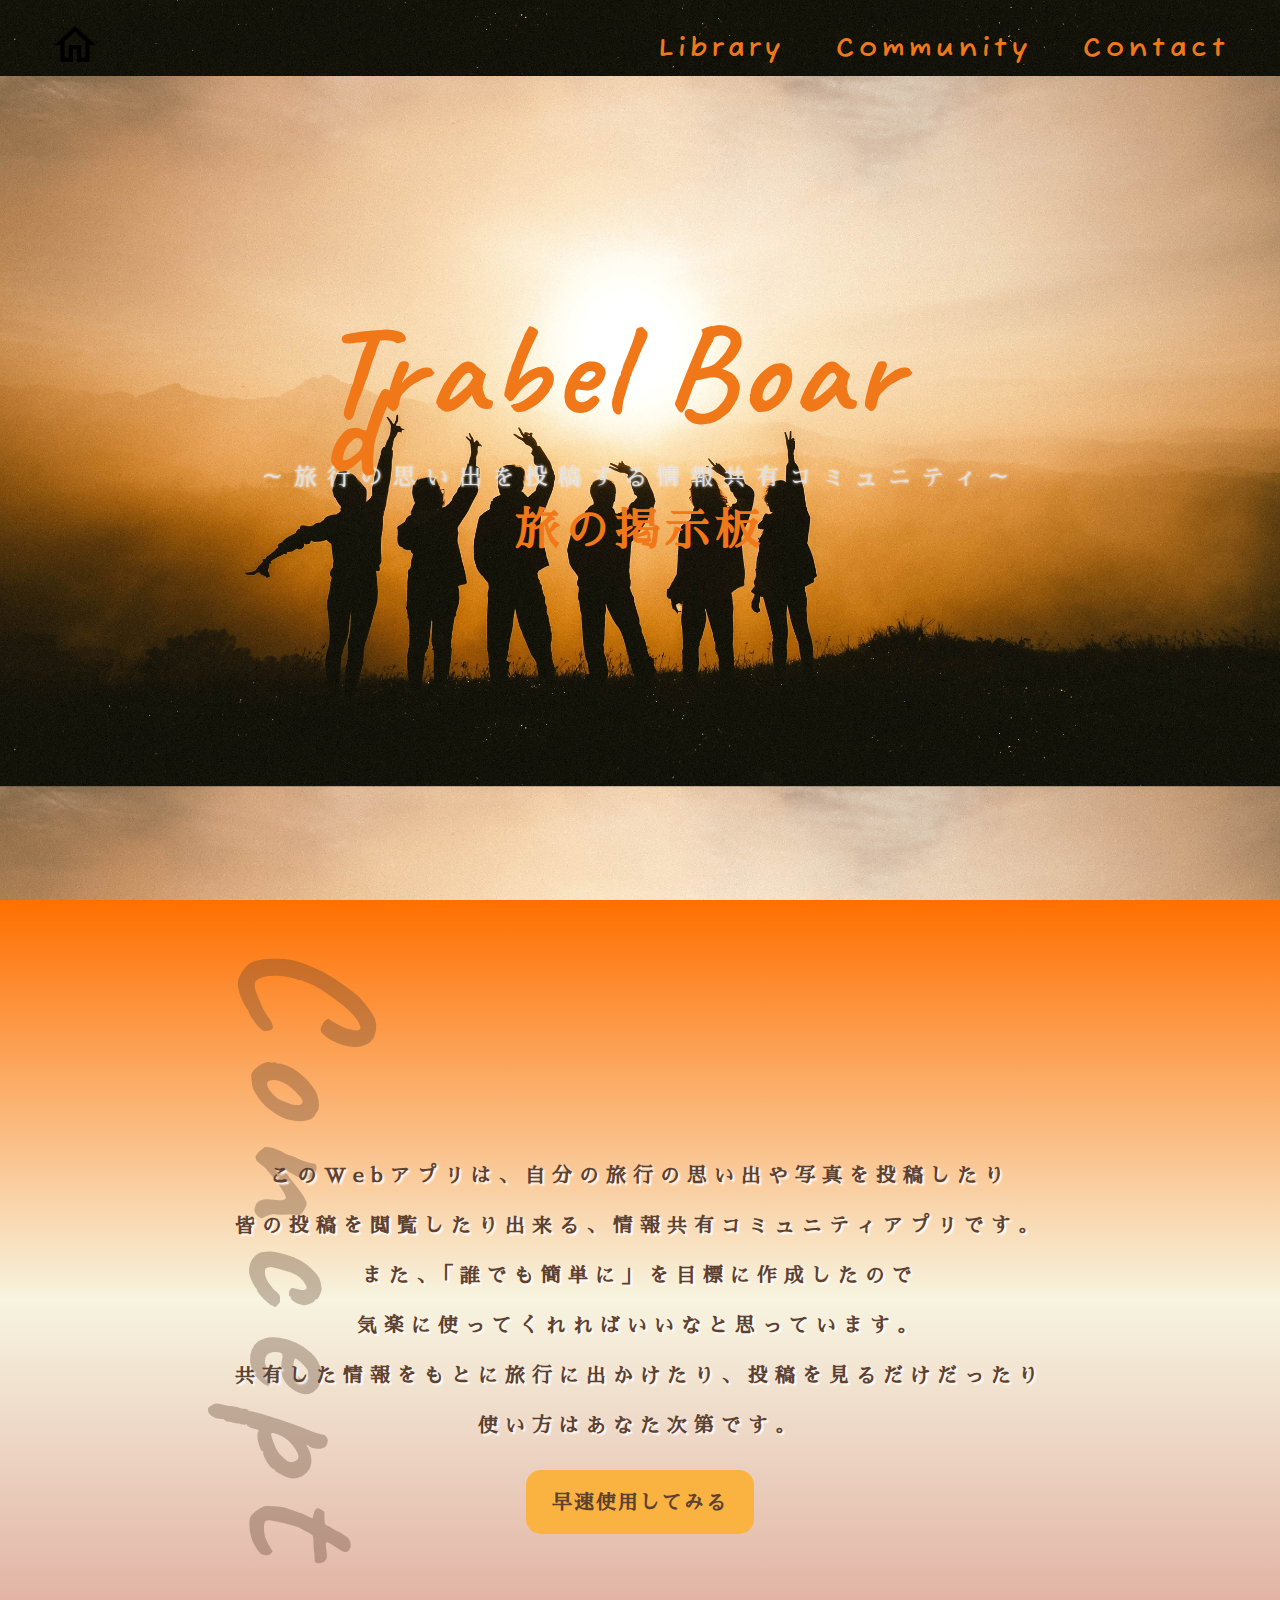
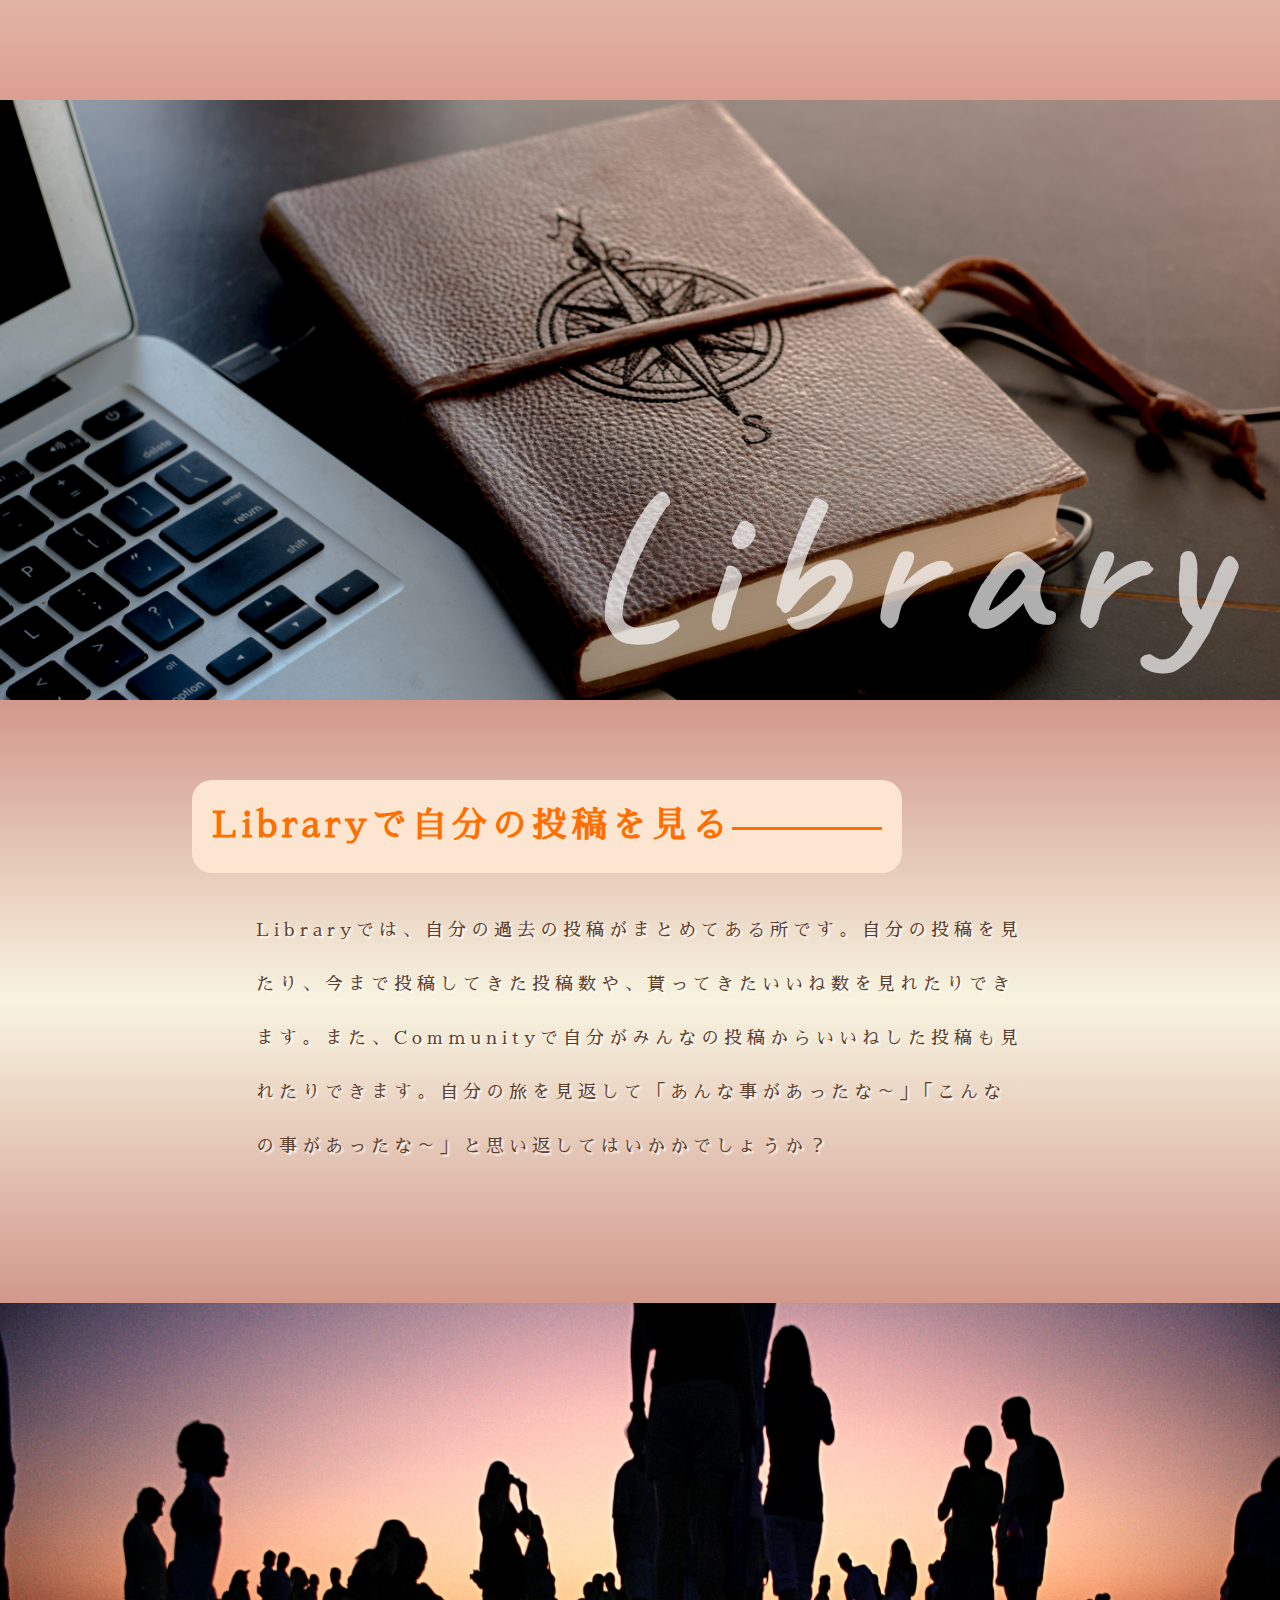
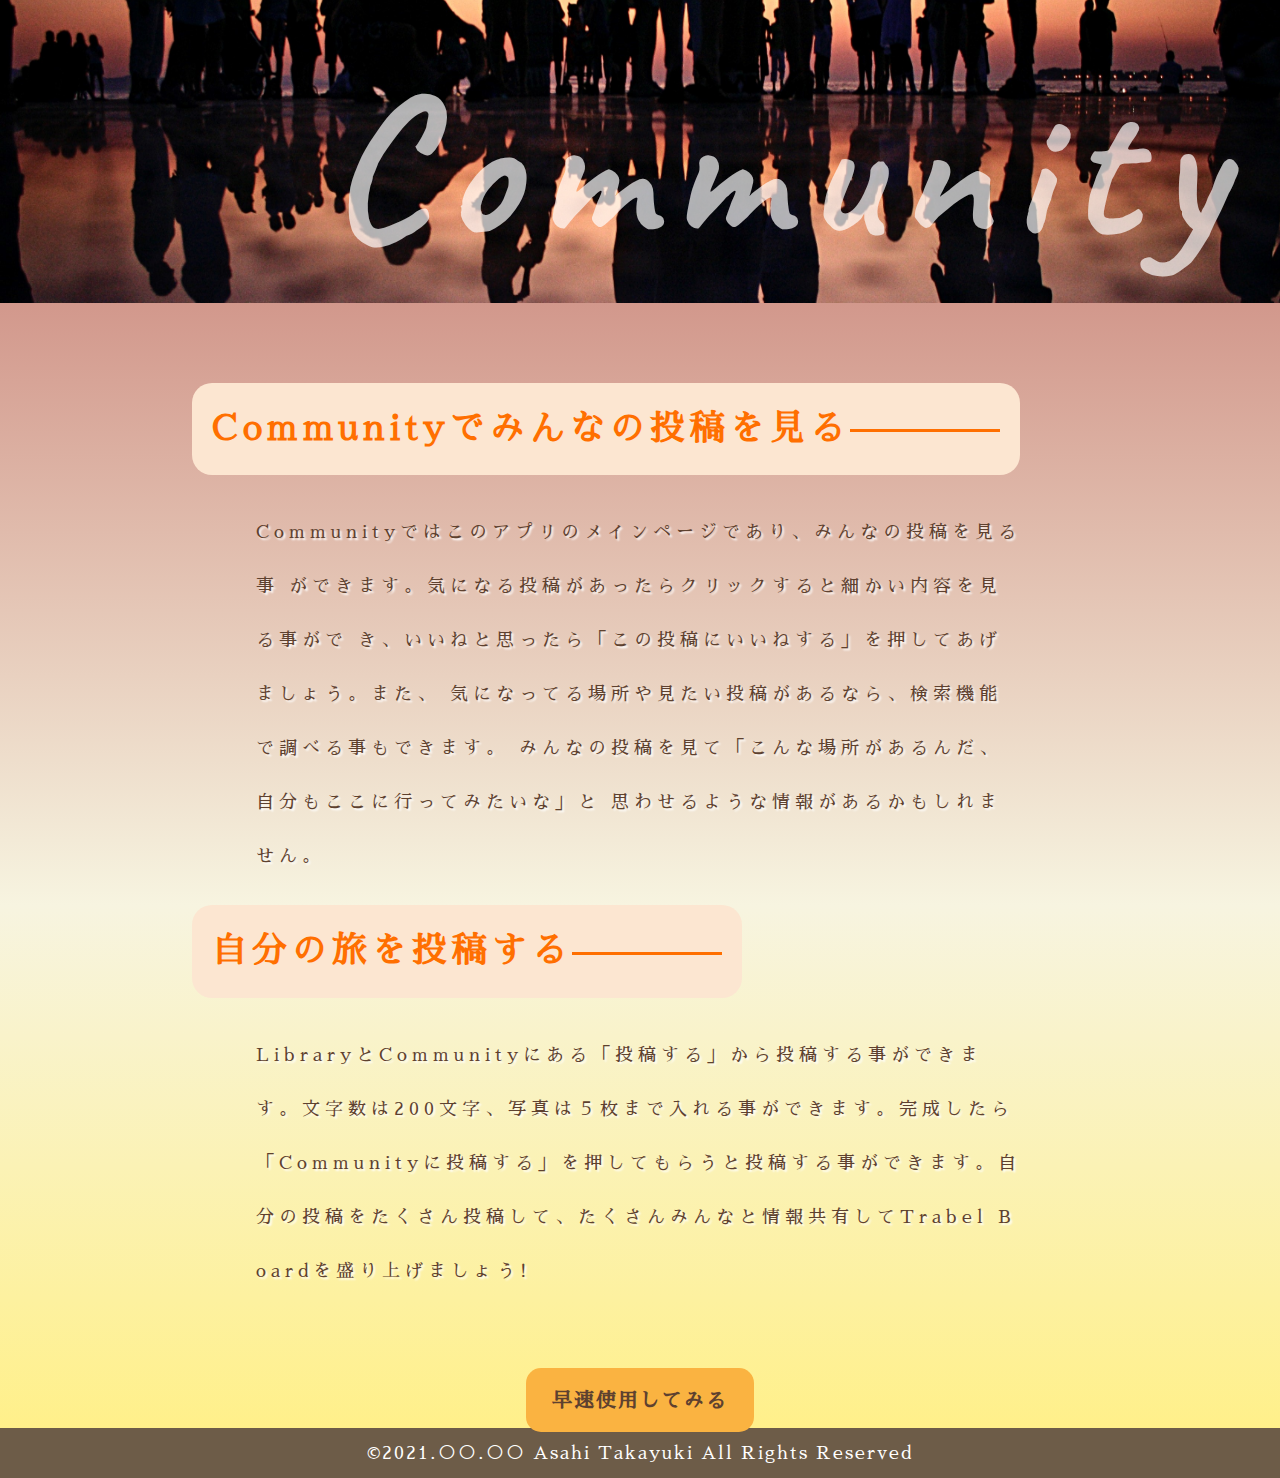
<file: html/index.html>
<!DOCTYPE html>
<html lang="jp">
<head>
  <meta charset="UTF-8">
  <meta name="viewport" content="width=device-width, initial-scale=1.0">
  <meta name="description" content="旅の情報を共有する掲示板サイト">
  <meta name="keywords" content="旅, 情報共有">
  <meta property="og:title" content="Trabel Board ~旅の掲示板~">
  <meta property="og:type" content="article">
  <meta property="og:description" content="旅の情報を共有する掲示板サイト">
  <meta property="og:site_name" content="プログラミング教材">
  <link rel="stylesheet" type="text/css" href="../css/reset.css">
  <link rel="stylesheet" type="text/css" href="../css/common.css">
  <link rel="stylesheet" type="text/css" href="../css/header.css">
  <link rel="stylesheet" type="text/css" href="../css/footer.css">
  <link href="https://fonts.googleapis.com/css2?family=Caveat:wght@700&family=Murecho&display=swap" rel="stylesheet">
  <link href="https://fonts.googleapis.com/css2?family=Fuzzy+Bubbles:wght@700&display=swap" rel="stylesheet">
  <link href="https://fonts.googleapis.com/css2?family=Fuzzy+Bubbles:wght@400;700&family=Sawarabi+Mincho&display=swap"
    rel="stylesheet">

  <title>Trabel Board ~旅の掲示板~</title>
</head>



<body>
  <!----------header--------->
  <div class="home_img title img_ams">
    <header class="header">
      <nav class="header_nav">
        <ul class="header_ul">
          <li class="home_icon"><a href="index.html"><img src="../img/outline_home_black_24dp.png" alt="ホームアイコン"></a>
          </li>

          <div class="header_li">
            <li class="header_li2"><a href="../php/library.php">Library</a></li>
            <li class="header_li2"><a href="../php/community.php">Community</a></li>
            <li class="header_li2"><a href="../php/contact.php">Contact</a></li>
          </div>
        </ul>
      </nav> 
    </header>

    <div class="home_title">
     <h1>Trabel Board<br><span>旅の掲示板</span></h1>
    </div>
    
    <div>
      <p>～旅行の思い出を投稿する情報共有コミュニティ～</p>
    </div>
    
    
    
  </div><!------------big_img_conf ---------->
  

  <!----------content---------->
  <main>
  <section class="content">
    <div class="content_title">
      <h2>Concept</h2>
    </div>

    <div class="content_wrapper">
      <p class="content_text">このWebアプリは、自分の旅行の思い出や写真を投稿したり<br>
      皆の投稿を閲覧したり出来る、情報共有コミュニティアプリです。 <br>
      また、「誰でも簡単に」を目標に作成したので<br>
      気楽に使ってくれればいいなと思っています。<br>
      共有した情報をもとに旅行に出かけたり、投稿を見るだけだったり<br>
      使い方はあなた次第です。
      </p>
    </div> 

    <div class="but">
      <button type="submit"><a href="../html/community.html">早速使用してみる</a></button>
    </div>
    
  </section>
</main>


<!----------library_concept----------->

<section class="concept">
<div class="concept_wrapper">
  <div class="concept_title">
   <h2>Library</h2>
  </div>
   <img class="concept_img" src="../img/colton-sturgeon-N4fdQbMJ0nI-unsplash.jpg" alt="ライブラリコンセプトの写真">
</div>
<div class="concept_text_wrapper grd1">  
  <h3 class="concept_sub_title">Libraryで自分の投稿を見る</h3>

  <div class="concept_inner">
    <p class="concept_text">Libraryでは、自分の過去の投稿がまとめてある所です。自分の投稿を見たり、今まで投稿してきた投稿数や、貰ってきたいいね数を見れたりできます。また、Comｍunityで自分がみんなの投稿からいいねした投稿も見れたりできます。自分の旅を見返して「あんな事があったな～」「こんなの事があったな～」と思い返してはいかかでしょうか？
    </p>
  </div>
</div>
</section>



<!----------community_concept----------->
<section class="concept">
  <div class="concept_wrapper">
    <div class="concept_title">
      <h2>Community</h2>
    </div>
    <img class="concept_img" src="../img/mario-purisic-jG1z5o7NCq4-unsplash.jpg" alt="コミュニティコンセプトの写真">
  </div>

<div class="concept_text_wrapper grd2">
  <h3 class="concept_sub_title">Communityでみんなの投稿を見る</h3>

  <div class="concept_inner">
    <p class="concept_text">
      Communityではこのアプリのメインページであり、みんなの投稿を見る事
      ができます。気になる投稿があったらクリックすると細かい内容を見る事がで
      き、いいねと思ったら「この投稿にいいねする」を押してあげましょう。また、
      気になってる場所や見たい投稿があるなら、検索機能で調べる事もできます。
      みんなの投稿を見て「こんな場所があるんだ、自分もここに行ってみたいな」と
      思わせるような情報があるかもしれません。
    </p>
  </div>
</div>
</section>



<!----------post_concept---------->
<section class="concept grd3">
  <h3 class="concept_sub_title">自分の旅を投稿する</h3>
  <div class="concept_inner">
    <p class="concept_text">
     LibraryとCommunityにある「投稿する」から投稿する事ができます。文字数は200文字、写真は５枚まで入れる事ができます。完成したら「Communityに投稿する」を押してもらうと投稿する事ができます。自分の投稿をたくさん投稿して、たくさんみんなと情報共有してTrabel Boardを盛り上げましょう!
    </p>

    <div class="but">
      <button type="submit"><a href="../html/community.html">早速使用してみる</a></button>
    </div>
  </div>
</section>


<!----------footer---------->
<section class="footer">
  <p>©2021.○○.○○ Asahi Takayuki All Rights Reserved</p>
</section>
</body>
</html>
</file>
<file: css/common.css>
@charset "UTF-8";

body{
  line-height: 30px;
  color: #5e412f;
  word-break: break-all;
  background-color: #fcebb6;
  letter-spacing: 5px;
  font-family: "Sawarabi Mincho", sans-serif;
  font-size: 18px;
  animation: fadein 2.5s cubic-bezier(0.33,1,0.68,1) 1 forwards;
}

@keyframes fadein{
  0%{
    opacity: 0;
  }
  100%{
    opacity: 1;
  }
}

/*-----------header----------*/
.title {
  position: relative;
}

.title .home_title {
  position:absolute;
  display: inline-block;
  left: 50%;
  top: 50%;
  transform: translate(-50%, -50%);
  font-size: 130px;
  line-height: 60px;
  color: #f07818;
  font-family: "Caveat", cursive;
}

.home_title h1 span {
  padding-top: 40px;
  display: block;
  text-align: center;
  font-size: 45px;
  font-family: "Sawarabi Mincho", sans-serif;
}

.title p {
  margin-top: 30%;
  text-align: center;
  font-size: 23px;
  letter-spacing: 10px;
  color: #e0e0e0;
  text-shadow:0 0 3px #ffffff;
  font-family: "Sawarabi Mincho", sans-serif;
}

/*----------content----------*/
.content {
  background: linear-gradient(#FF6F00,#f7f4e0, #DB9F92);
  height: 800px;
  max-width: 100%;
  position: relative;
}

.content_title {
  position:absolute;
  writing-mode: vertical-lr;
  left:23%;
  top:5%;
  font-size: 180px;
  color: #5e412f56;
  z-index: 1;
  letter-spacing: 20px;
  font-family: "Caveat", cursive;
}

.content_wrapper {
  height: 400px;
  padding-top: 100px;
}

.content_text {
  position: absolute;
  text-align: center;
  left: 50%;
  top: 50%;
  transform: translate(-50%, -50%);
  width: 65%;
  letter-spacing: 7px;
  line-height: 50px;
  text-shadow: 2px 2px 2px #ffff;
  font-size: 20px;
  font-weight: bold;
  z-index: 2;
}

.content .but {
  text-align: center;
}

button {
 border: none;
 border-radius: 15px;
 background-color: #fab341;
 animation: 2s butani ease-out infinite ;opacity:1;
}
@keyframes butani{
  0% , 40% , 60% , 80% {
    transform: scale(1.0);
  }
  50% , 70% {
    transform: scale(0.97);
  }
}

button a {
  text-decoration: none;
  display: inline-block;
  color: #5e412f;
  padding: 20px;
  font-size: 20px;
  font-weight: 600;
  letter-spacing: 2px;
  font-family: "Sawarabi Mincho", sans-serif;
}

button:hover {
  background-color: #f07818;
  transition: 0.5s;
  cursor: pointer;
}

/*----------backgroundグラデーション設定----------*/
.grd1{
  background: linear-gradient(#D2988C,#f7f4e0, #D2988C);
}

.grd2{
  background: linear-gradient(#D2988C,#f7f4e0);
}

.grd3{
  background: linear-gradient(#f7f4e0, #FFF08A);
}


/*----------library_concept & community_concept & post_concept 共通設定----------*/

.concept_wrapper{
  position:relative;
  z-index:1;
  height: 600px;
}

.concept_wrapper .concept_img{
  width: 100%;
  height: 600px;
}

.concept_wrapper .concept_title{
  position: absolute;
  right:3%;
  bottom: 20%;
}

.concept_wrapper .concept_title h2{
  font-size: 200px;
  color:#ffffffaf;
  letter-spacing: 20px;
  z-index: 2;
  font-family: "Caveat", cursive;
}

.concept_text_wrapper{
  padding-top:80px ;
}

.concept_sub_title {
  display:inline-block;
  padding:20px;
  border-radius: 20px;
  color: #ff6f00;
  font-size: 35px;
  line-height: 1.5;
  margin-left:15%;
  background-color: #fce6d1;
}

.concept_sub_title::after {
  content: "";
  vertical-align: middle;
  display: inline-block;
  width: 150px;
  height: 3px;
  background-color: #ff6f00;
}

.concept_inner{
  margin-top:80px;
  margin:auto 20%;
  max-width: 100%;
  height: 400px;
}

.concept_text {
  margin-top: 30px;
  line-height: 3;
  text-shadow: 2px 2px 2px #ffff;
}

/*----------post_concept 追加設定-----------*/
.but {
  text-align: center;
  margin:70px auto;
}
</file>
<file: css/header.css>
@charset "UTF-8";


/*----------各ページの写真設定----------*/

.home_img{
  background-image: url(../img/chang-duong-Sj0iMtq_Z4w-unsplash.jpg);
  min-height: 100vh;
  background-size:100%;
  background-position-y:40% ;
  max-width: 100%;
}

.community_img{
  background-image: url(../img/tegan-mierle-fDostElVhN8-unsplash.jpg);
}

.library_img{
  background-image: url(../img/jason-wong-PBNbMX6jtBM-unsplash.jpg);
}

.contact_img{
  background-image:url(../img/chris-lawton-KpBXAOs80YI-unsplash.jpg); 
  max-width: 100%;
  min-height: 100vh;
}

.img_ams{
  background-size:100%;
  background-position-y:40% ;
  width: 100vw;
  animation: img_ams 20s  ease infinite ;
}
/*----------写真のアニメーション----------*/
@keyframes img_ams{
  0%{background-position-y:100% ;}

  50%{background-position-y:0% ;}

  100%{background-position-y:100% ;}
}

.header_all{
  width: 100%;
  height: 200px;
  letter-spacing: 2px;
}

.home_icon img{
  width: 50px;
  
}

.home_icon:hover{
  opacity: 0.5;
  transition:0.5s;
  transform: rotate(360deg);
}


.header_nav .header_ul{
  display: flex;
  justify-content: space-between;
  padding:20px 50px 0 50px;
  list-style: none;
}

.header_li{
  display: flex;
  align-items: center;
} 

.header_li2{
padding-left: 50px;
}

.header_li a{
  text-align: none;
  text-decoration: none;
  color: #F07818;
  font-size: 27px;
  font-weight:bold;
  font-family: 'Fuzzy Bubbles', cursive;
  transition:all 0.5s cubic-bezier(0.165,0.84,0.44,1);
}

.header_li a:hover{
  color: #be6115;
  text-shadow: 0 0 30px #30bee9;
}

.header_li a:active{
  transform:translate(300px);
  opacity:0;
}


.header_all .header_title{
  display: flex;
  justify-content: center;
  align-items: center;
  font-size: 80px;
  color:#FAB341;
  font-family: 'Caveat', cursive;
}
</file>
<file: css/footer.css>
@charset "UTF-8";

.footer{
  padding: 10px 0;
  background-color: #6D5C48;
  text-align:center;
  color: #ffff;
  letter-spacing: 2px;
}
</file>
